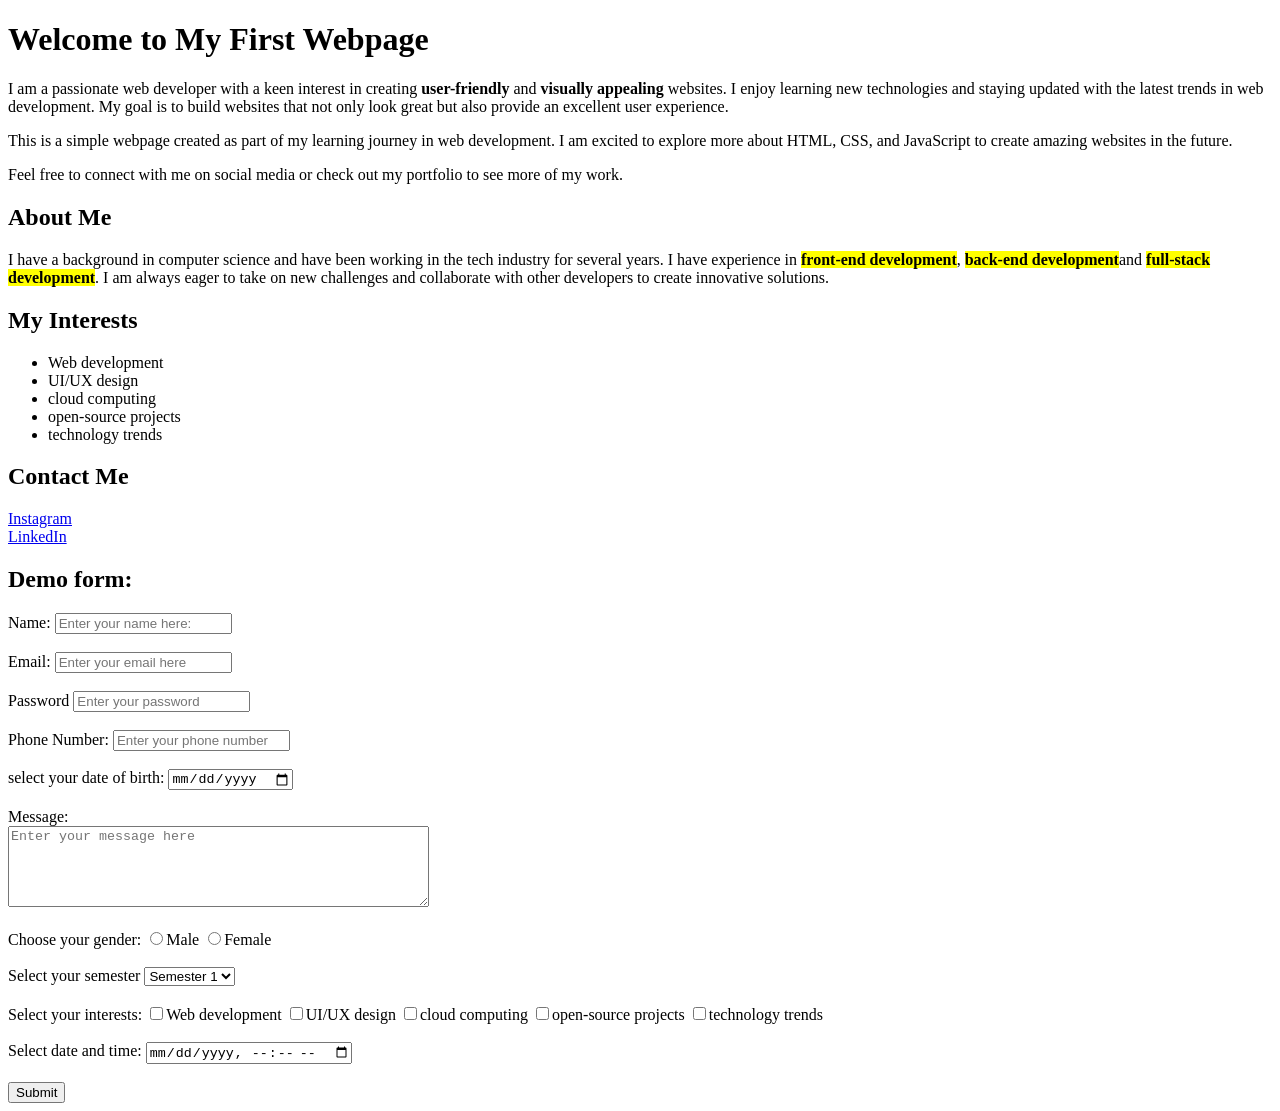
<file: day-01-html/index.html>
<!DOCTYPE html>
<html lang="en">

<head>
    <meta charset="UTF-8">
    <meta name="viewport" content="width=device-width, initial-scale=1.0">
    <link rel="icon" href="IMAGES/professional-portfolio_12238047.png" type="image/x-icon">
    <title>My first webpage</title>
    
</head>

<body>
    <h1>Welcome to My First Webpage</h1>
    <p>I am a passionate web developer with a keen interest in creating <b>user-friendly</b> and <b>visually
            appealing</b> websites. I
        enjoy learning new technologies and staying updated with the latest trends in web development. My goal is to
        build websites that not only look great but also provide an excellent user experience.</p>
    <p>This is a simple webpage created as part of my learning journey in web development. I am excited to explore more
        about HTML, CSS, and JavaScript to create amazing websites in the future.</p>
    <p>Feel free to connect with me on social media or check out my portfolio to see more of my work.</p>
    <h2>About Me</h2>
    <p>I have a background in computer science and have been working in the tech industry for several years. I have
        experience in <b><mark>front-end development</mark></b>, <b><mark>back-end development</mark></b>and
        <b><mark>full-stack development</mark></b>. I am always eager to take
        on new challenges and collaborate with other developers to create innovative solutions.
    </p>
    <h2>My Interests</h2>
    <ul>
        <li>Web development</li>
        <li>UI/UX design</li>
        <li>cloud computing</li>
        <li>open-source projects</li>
        <li>technology trends</li>
    </ul>
    <h2>Contact Me</h2>
    <a href="https://www.instagram.com/vanshika_solanki05/">Instagram</a><br>
    <a href="https://www.linkedin.com/in/vanshika-solanki-13a22728a">LinkedIn</a><br>

    <h2>Demo form:</h2>
    <form>
        <label for="name">Name:</label>
        <input type="text" id="name" placeholder="Enter your name here:" required><br><br>
        <label for="email">Email:</label>
        <input type="email" id="email" placeholder="Enter your email here" required><br><br>
        <label for="password">Password</label>
        <input type="password" id="password" placeholder="Enter your password" required><br><br>
        <label for="phone">Phone Number:</label>
        <input type="tel" id="phone" placeholder="Enter your phone number" required><br><br>
        <label for="date">select your date of birth:</label>
        <input type="date" id="date" required><br><br>


        <label for="message">Message:</label><br>
        <textarea id="message" rows="5" cols="50" placeholder="Enter your message here"></textarea><br><br>
        <label for="gender">Choose your gender:</label>
        <label><input type="radio" id="male" name="gender">Male</label>
        <label><input type="radio" id="female" name="gender">Female</label><br><br>

        <label for="semester">Select your semester</label>
        <select id="semester" name="semester" title="Select your semester">
            <option value="sem1">Semester 1</option>
            <option value="sem2">Semester 2</option>
            <option value="sem3">Semester 3</option>
            <option value="sem4">Semester 4</option>
            <option value="sem5">Semester 5</option>
            <option value="sem6">Semester 6</option>
        </select><br><br>
        <label for="Interests">Select your interests:</label>

        <label><input type="checkbox" name="interests" value="webdev" title="Web development">Web development</label>
        <label><input type="checkbox" name="interests" value="uiux" title="UI/UX design">UI/UX design</label>
        <label><input type="checkbox" name="interests" value="cloud" title="Cloud computing">cloud computing</label>
        <label><input type="checkbox" name="interests" value="opensource" title="Open-source projects">open-source
            projects</label>
        <label><input type="checkbox" name="interests" value="trends" title="Technology trends">technology
            trends</label><br><br>

        <label for="date-time">Select date and time:</label>
        <input type="datetime-local" id="date-time"><br><br>

        <input type="submit" value="Submit">



    </form>
    <!-- <p>Use the <code>print()</code> function in Python.</p> -->
    <!-- <h2>Footer</h2> -->

</body>

</html>
</file>
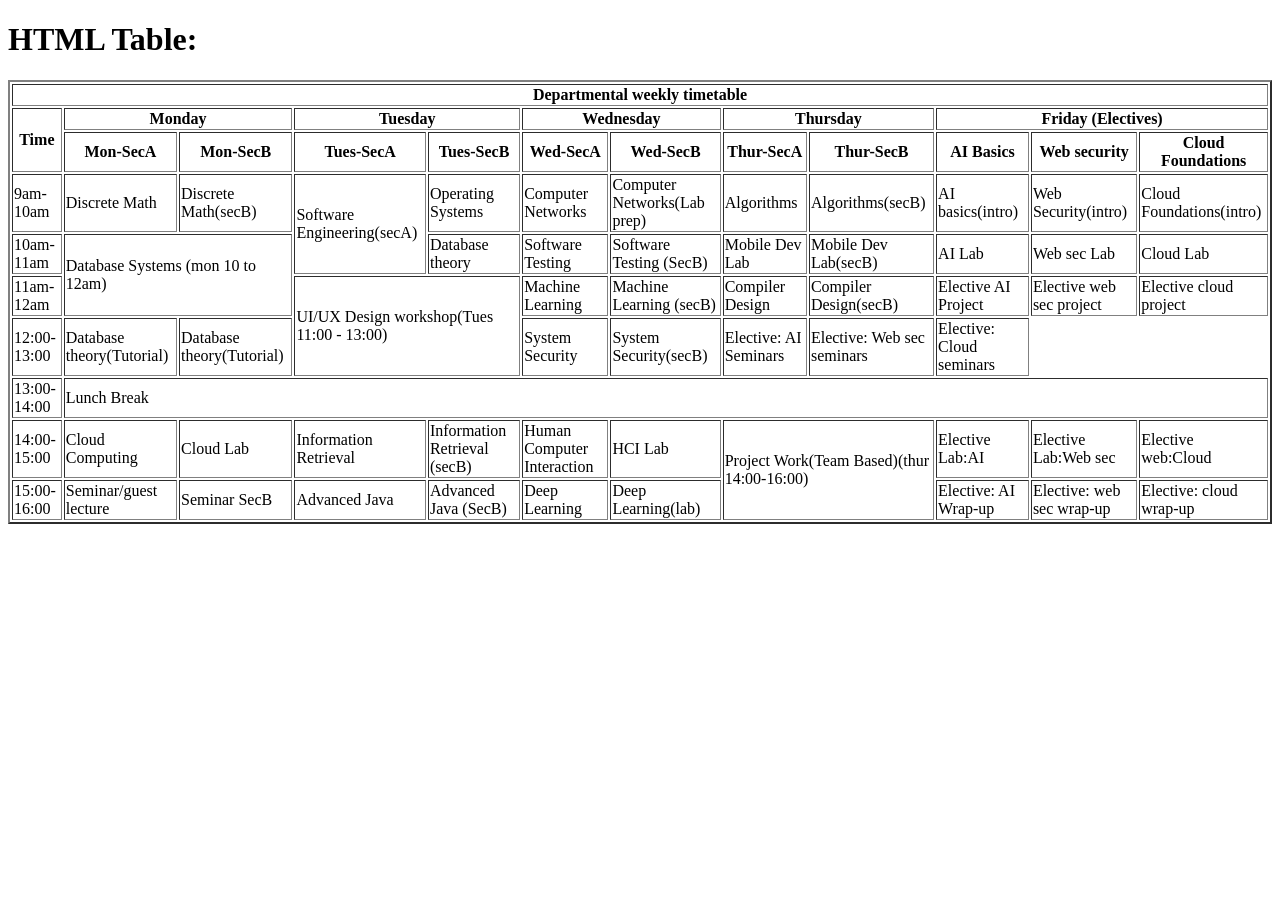
<file: day-02-html/index.html>
<!DOCTYPE html>
<html lang="en">
<head>
    <meta charset="UTF-8">
    <meta name="viewport" content="width=device-width, initial-scale=1.0">
    <title>Third web page</title>
</head>
<body>
<h1>HTML Table:</h1>
<table border="2">
<tr>
    <th colspan="12">Departmental weekly timetable</th>
</tr>
<tr>
    <th rowspan="2">Time</th>
    <th colspan="2">Monday</th>
    <th colspan="2">Tuesday</th>
    <th colspan="2">Wednesday</th>
    <th colspan="2">Thursday</th>
    <th colspan="3">Friday (Electives)</th>
</tr>
<tr>
    <th>Mon-SecA</th>
    <th>Mon-SecB</th>
    <th>Tues-SecA</th>
    <th>Tues-SecB</th>
    <th>Wed-SecA</th>
    <th>Wed-SecB</th>
    <th>Thur-SecA</th>
    <th>Thur-SecB</th>
    <th>AI Basics</th>
    <th>Web security</th>
    <th>Cloud Foundations</th>
    </tr>
<tr>
    <td>9am-10am</td>
    <td>Discrete Math</td>
    <td>Discrete Math(secB)</td>
    <td rowspan="2">Software Engineering(secA)</td>
    <td>Operating Systems</td>
    <td>Computer Networks</td>
    <td>Computer Networks(Lab prep)</td>
    <td>Algorithms</td>
    <td>Algorithms(secB)</td>
    <td>AI basics(intro)</td>
    <td>Web Security(intro)</td>
    <td>Cloud Foundations(intro)</td>
</tr>
<tr>
    <td>10am-11am</td>
    <td rowspan="2" colspan="2">Database Systems (mon 10 to 12am)</td>
    <td>Database theory</td>
    <td>Software Testing</td>
    <td>Software Testing (SecB)</td>
    <td>Mobile Dev Lab</td>
    <td>Mobile Dev Lab(secB)</td>
    <td>AI Lab</td>
    <td>Web sec Lab</td>
    <td>Cloud Lab</td>
</tr>
<tr>
    <td>11am-12am</td>
    <td rowspan="2" colspan="2">UI/UX Design workshop(Tues 11:00 - 13:00)</td>
    <td>Machine Learning</td>
    <td>Machine Learning (secB)</td>
    <td>Compiler Design</td>
    <td>Compiler Design(secB)</td>
    <td>Elective AI Project</td>
    <td>Elective web sec project</td>
    <td>Elective cloud project</td>
</tr>

<tr>
    <td>12:00-13:00</td>
    <td>Database theory(Tutorial)</td>
    <td>Database theory(Tutorial)</td>
    <td>System Security</td>
    <td>System Security(secB)</td>
    <td>Elective: AI Seminars </td>
    <td>Elective: Web sec seminars</td>
    <td>Elective: Cloud seminars</td>
</tr>
<tr>
    <td>13:00-14:00</td>
    <td colspan="12">Lunch Break</td>
</tr>
<tr>
    <td>14:00-15:00</td>
    <td>Cloud Computing</td>
    <td>Cloud Lab</td>
    <td>Information Retrieval</td>
    <td>Information Retrieval (secB)</td>
    <td>Human Computer Interaction</td>
    <td>HCI Lab</td>
    <td rowspan="2" colspan="2">Project Work(Team Based)(thur 14:00-16:00)</td>
    <td>Elective Lab:AI</td>
    <td>Elective Lab:Web sec</td>
    <td>Elective web:Cloud</td>
    </tr>
<tr>
    <td>15:00-16:00</td>
    <td>Seminar/guest lecture</td>
    <td>Seminar SecB</td>
    <td>Advanced Java</td>
    <td>Advanced Java (SecB)</td>
    <td>Deep Learning</td>
    <td>Deep Learning(lab)</td>
    <td>Elective: AI Wrap-up</td>
    <td>Elective: web sec wrap-up</td>
    <td>Elective: cloud wrap-up</td>
    </tr>

</table>
</body>
</html>
</file>
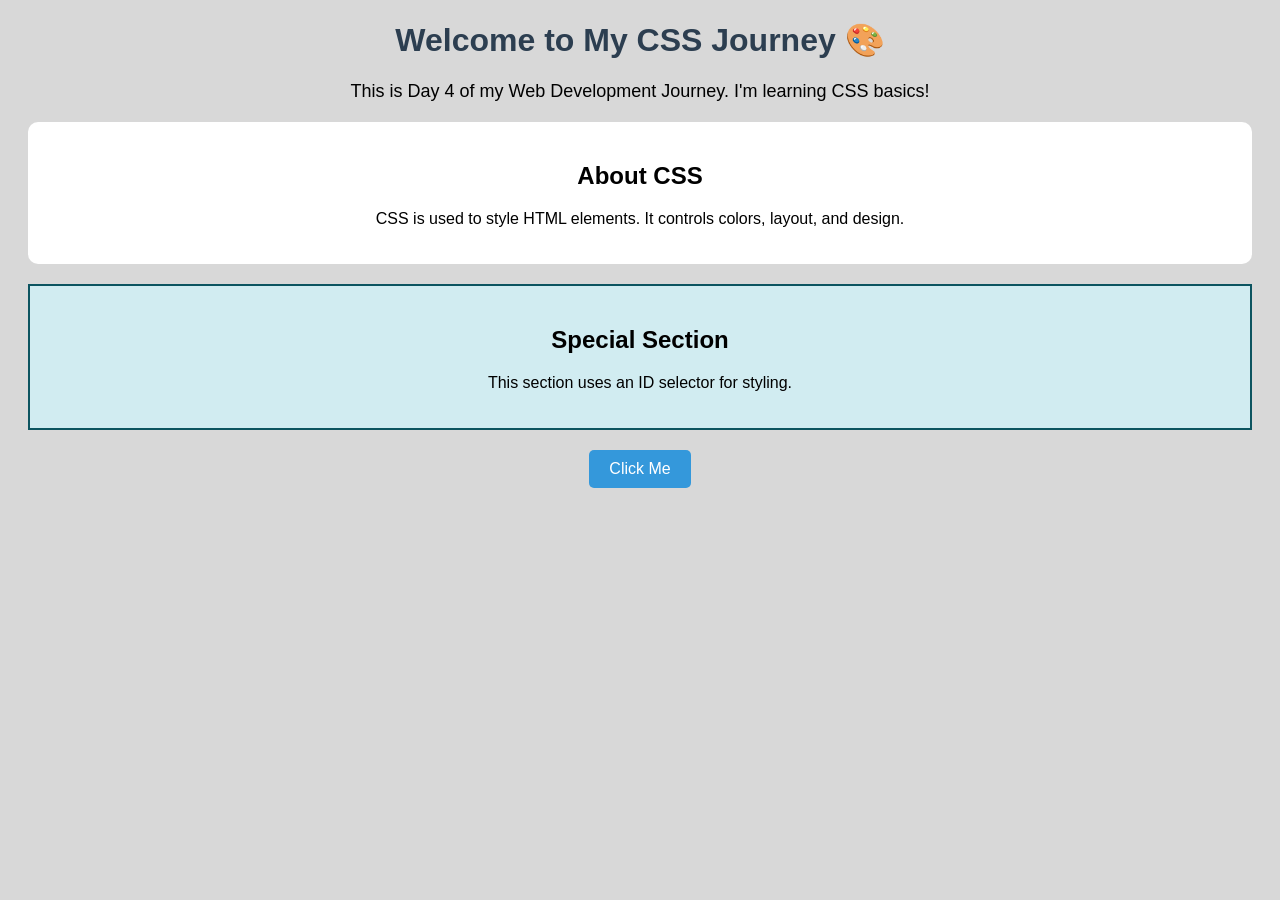
<file: day-04-CSS/index.html>
<!DOCTYPE html>
<html lang="en">
<head>
    <meta charset="UTF-8">
    <meta name="viewport" content="width=device-width, initial-scale=1.0">
    <title>Day 4 - CSS Basics</title>
    <link rel="stylesheet" href="style.css">
</head>
<body>

    <h1>Welcome to My CSS Journey 🎨</h1>

    <p class="intro">
        This is Day 4 of my Web Development Journey. I'm learning CSS basics!
    </p>

    <div class="box">
        <h2>About CSS</h2>
        <p>
            CSS is used to style HTML elements. It controls colors, layout, and design.
        </p>
    </div>

    <div id="special">
        <h2>Special Section</h2>
        <p>This section uses an ID selector for styling.</p>
    </div>

    <button>Click Me</button>

</body>
</html>
</file>
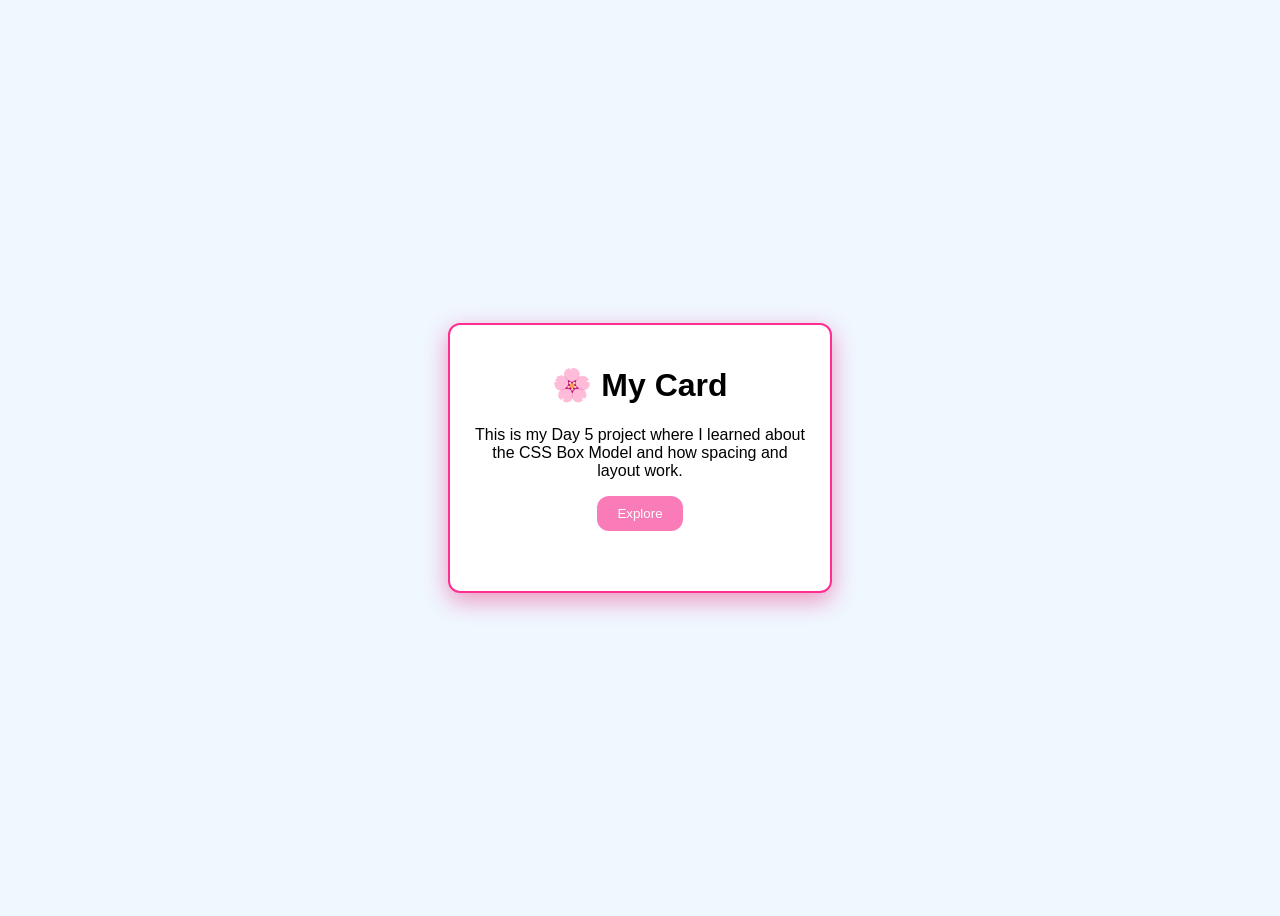
<file: day-05-CSS/index.html>
<!DOCTYPE html>
<html lang="en">
<head>
    <meta charset="UTF-8">
    <meta name="viewport" content="width=device-width, initial-scale=1.0">
    <title>Day 5 - Box Model</title>
    <link rel="stylesheet" href="style.css">
</head>
<body>

    <div class="card">
        <h1>🌸 My Card</h1>
        <p>
            This is my Day 5 project where I learned about the CSS Box Model 
            and how spacing and layout work.
        </p>
        <button>Explore</button>
    </div>

</body>
</html>
</file>
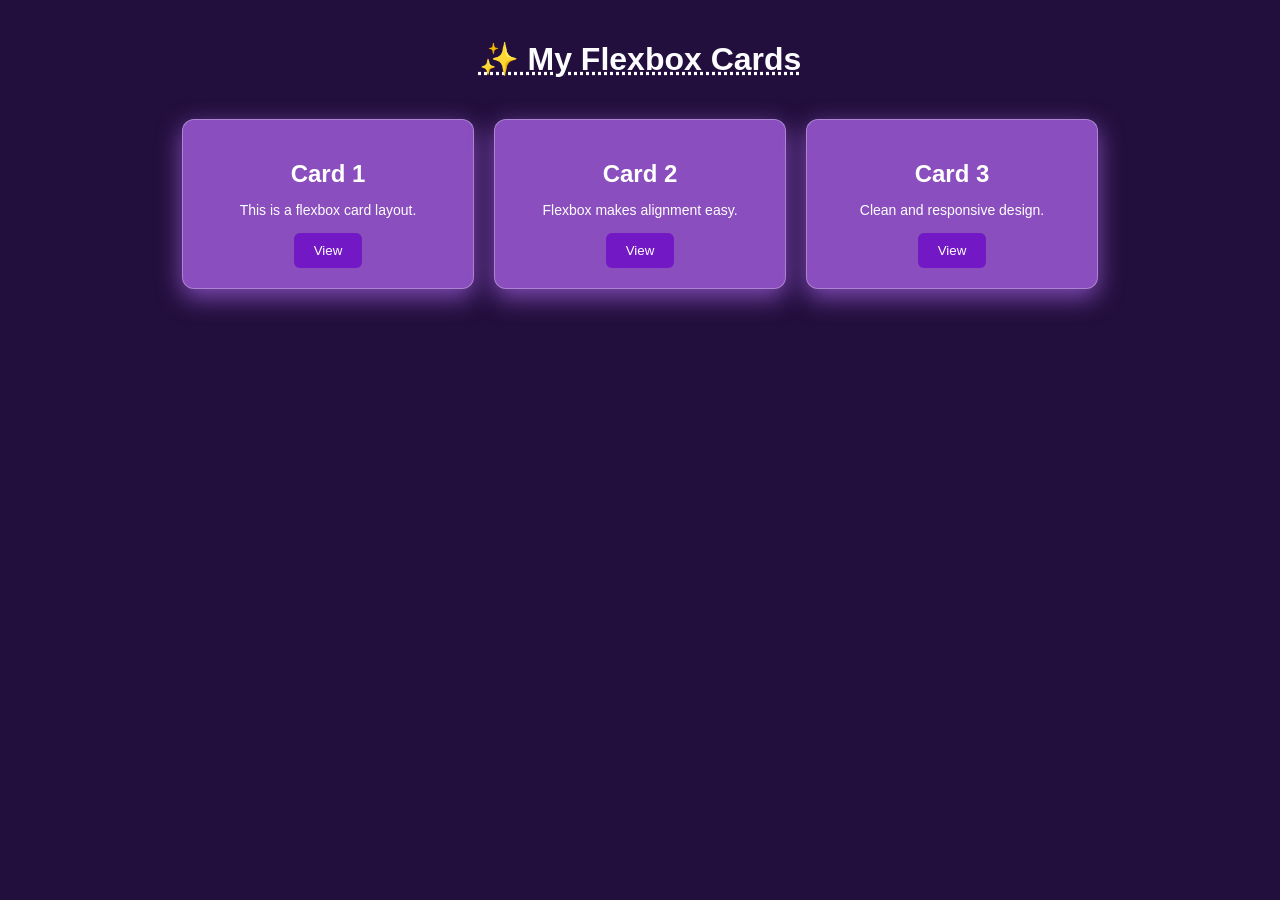
<file: day-06-CSS/index.html>
<!DOCTYPE html>
<html lang="en">
<head>
    <meta charset="UTF-8">
    <meta name="viewport" content="width=device-width, initial-scale=1.0">
    <title>Day 6 - Flexbox</title>
    <link rel="stylesheet" href="style.css">
</head>
<body>

    <h1>✨ My Flexbox Cards</h1>

    <div class="container">

        <div class="card">
            <h2>Card 1</h2>
            <p>This is a flexbox card layout.</p>
            <button>View</button>
        </div>

        <div class="card">
            <h2>Card 2</h2>
            <p>Flexbox makes alignment easy.</p>
            <button>View</button>
        </div>

        <div class="card">
            <h2>Card 3</h2>
            <p>Clean and responsive design.</p>
            <button>View</button>
        </div>

    </div>

</body>
</html>
</file>
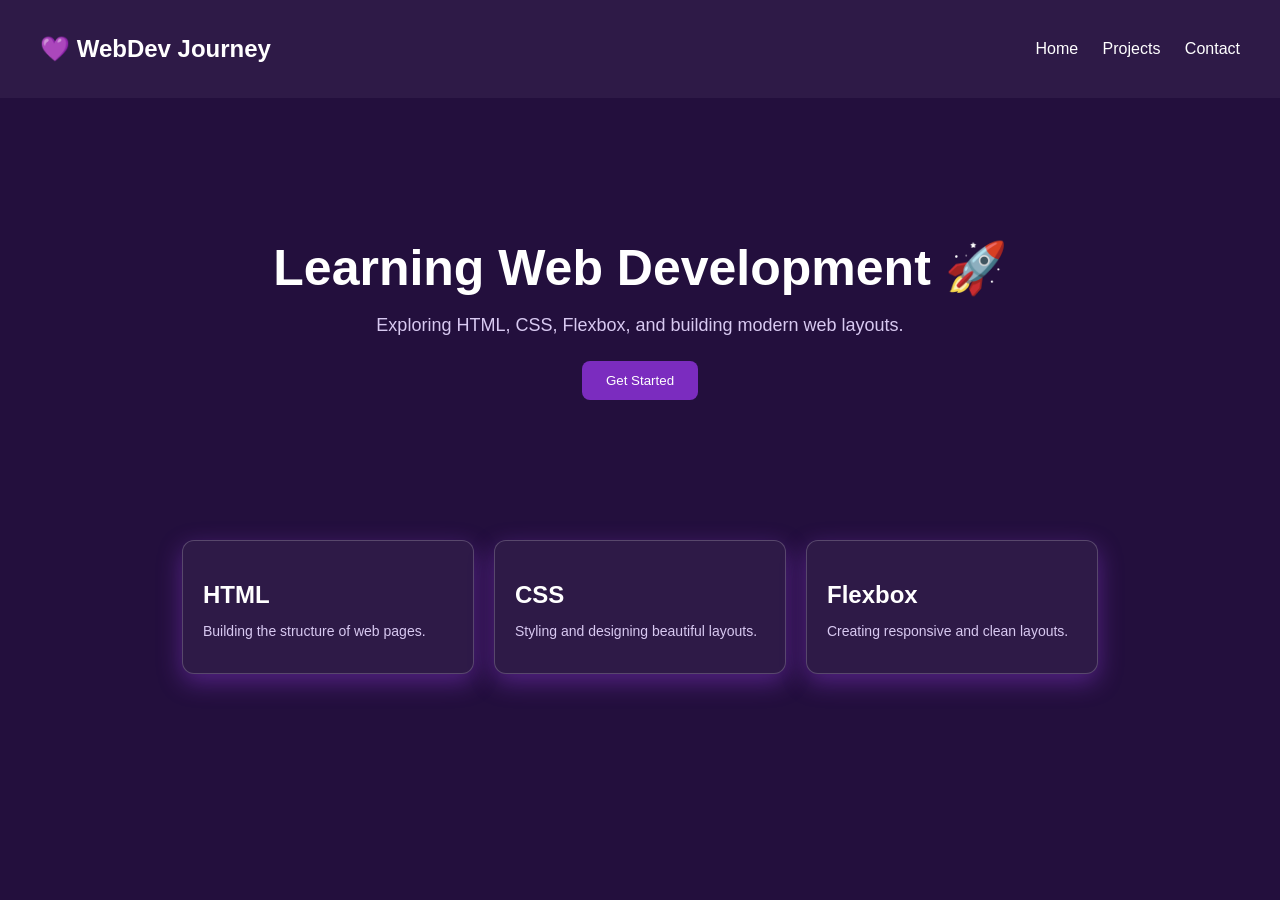
<file: day-07-CSS/index.html>
<!DOCTYPE html>
<html lang="en">
<head>
    <meta charset="UTF-8">
    <meta name="viewport" content="width=device-width, initial-scale=1.0">
    <title>Day 7 - Navbar Landing Page</title>
    <link rel="stylesheet" href="style.css">
</head>
<body>

    <!-- NAVBAR -->
    <nav>
        <h2 class="logo">💜 WebDev Journey</h2>

        <div class="nav-links">
            <a href="#">Home</a>
            <a href="#">Projects</a>
            <a href="#">Contact</a>
        </div>
    </nav>

    <!-- HERO SECTION -->
    <section class="hero">

        <h1>Learning Web Development 🚀</h1>

        <p>
            Exploring HTML, CSS, Flexbox, and building modern web layouts.
        </p>

        <button>Get Started</button>

    </section>

    <!-- CARDS SECTION -->
    <section class="cards">

        <div class="card">
            <h2>HTML</h2>
            <p>Building the structure of web pages.</p>
        </div>

        <div class="card">
            <h2>CSS</h2>
            <p>Styling and designing beautiful layouts.</p>
        </div>

        <div class="card">
            <h2>Flexbox</h2>
            <p>Creating responsive and clean layouts.</p>
        </div>

    </section>

</body>
</html>
</file>
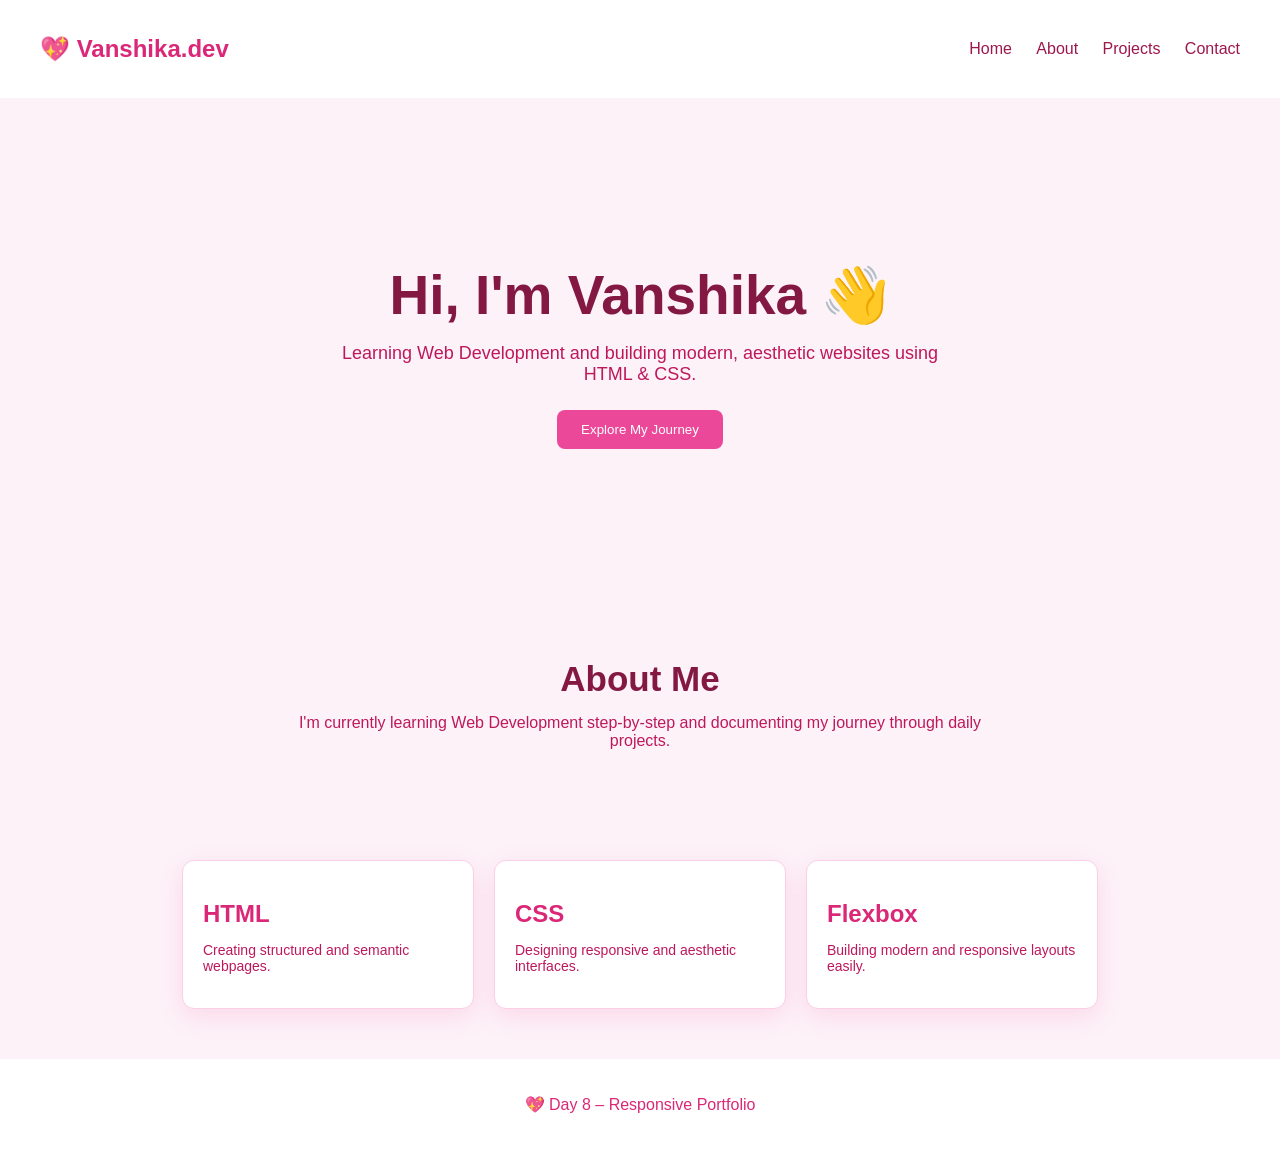
<file: day-08-CSS/index.html>
<!DOCTYPE html>
<html lang="en">

<head>
    <meta charset="UTF-8">
    <meta name="viewport" content="width=device-width, initial-scale=1.0">
    <title>Day 8 - Responsive Portfolio</title>
    <link rel="stylesheet" href="style.css">
</head>

<body>

    <!-- NAVBAR -->
    <nav>
        <h2 class="logo">💖 Vanshika.dev</h2>

        <div class="nav-links">
            <a href="#">Home</a>
            <a href="#">About</a>
            <a href="#">Projects</a>
            <a href="#">Contact</a>
        </div>
    </nav>

    <!-- HERO SECTION -->
    <section class="hero">

        <div class="hero-text">
            <h1>Hi, I'm Vanshika 👋</h1>

            <p>
                Learning Web Development and building modern,
                aesthetic websites using HTML & CSS.
            </p>

            <button>Explore My Journey</button>
        </div>

    </section>

    <!-- ABOUT SECTION -->
    <section class="about">

        <h2>About Me</h2>

        <p>
            I'm currently learning Web Development step-by-step and
            documenting my journey through daily projects.
        </p>

    </section>

    <!-- SKILLS / CARDS -->
    <section class="cards">

        <div class="card">
            <h2>HTML</h2>
            <p>Creating structured and semantic webpages.</p>
        </div>

        <div class="card">
            <h2>CSS</h2>
            <p>Designing responsive and aesthetic interfaces.</p>
        </div>

        <div class="card">
            <h2>Flexbox</h2>
            <p>Building modern and responsive layouts easily.</p>
        </div>

    </section>

    <!-- FOOTER -->
    <footer>
        <p>💖 Day 8 – Responsive Portfolio</p>
    </footer>

</body>

</html>
</file>
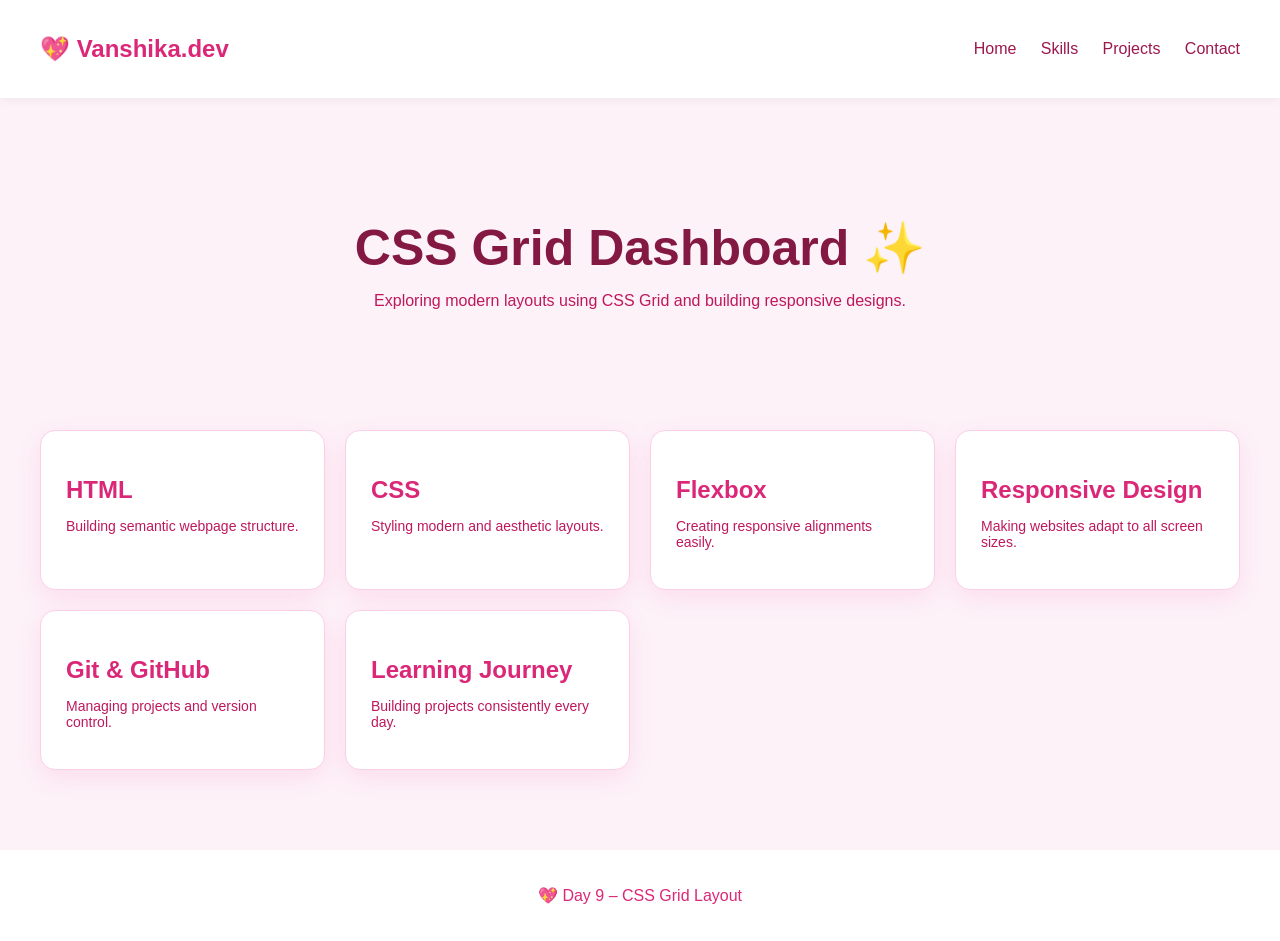
<file: day-09-CSS/index.html>
<!DOCTYPE html>
<html lang="en">

<head>
    <meta charset="UTF-8">
    <meta name="viewport" content="width=device-width, initial-scale=1.0">
    <title>Day 9 - CSS Grid Layout</title>
    <link rel="stylesheet" href="style.css">
</head>

<body>

    <!-- NAVBAR -->
    <nav>
        <h2 class="logo">💖 Vanshika.dev</h2>

        <div class="nav-links">
            <a href="#">Home</a>
            <a href="#">Skills</a>
            <a href="#">Projects</a>
            <a href="#">Contact</a>
        </div>
    </nav>

    <!-- HERO SECTION -->
    <section class="hero">

        <h1>CSS Grid Dashboard ✨</h1>

        <p>
            Exploring modern layouts using CSS Grid and building responsive designs.
        </p>

    </section>

    <!-- GRID SECTION -->
    <section class="grid-container">

        <div class="card">
            <h2>HTML</h2>
            <p>Building semantic webpage structure.</p>
        </div>

        <div class="card">
            <h2>CSS</h2>
            <p>Styling modern and aesthetic layouts.</p>
        </div>

        <div class="card">
            <h2>Flexbox</h2>
            <p>Creating responsive alignments easily.</p>
        </div>

        <div class="card">
            <h2>Responsive Design</h2>
            <p>Making websites adapt to all screen sizes.</p>
        </div>

        <div class="card">
            <h2>Git & GitHub</h2>
            <p>Managing projects and version control.</p>
        </div>

        <div class="card">
            <h2>Learning Journey</h2>
            <p>Building projects consistently every day.</p>
        </div>

    </section>

    <!-- FOOTER -->
    <footer>
        <p>💖 Day 9 – CSS Grid Layout</p>
    </footer>

</body>

</html>
</file>
<file: day-04-CSS/style.css>
/* Element Selector */
body {
    background-color: #d8d8d8;
    font-family: Arial, sans-serif;
    text-align: center;
}

/* Element Selector */
h1 {
    color: #2c3e50;
}

/* Class Selector */
.intro {
    color: #000000;
    font-size: 18px;
}

/* Class Selector */
.box {
    background-color: white;
    margin: 20px;
    padding: 20px;
    border-radius: 10px;
}

/* ID Selector */
#special {
    background-color: #d1ecf1;
    padding: 20px;
    margin: 20px;
    border: 2px solid #0c5460;
}

/* Button Styling */
button {
    background-color: #3498db;
    color: white;
    border: none;
    padding: 10px 20px;
    font-size: 16px;
    border-radius: 5px;
    cursor: pointer;
}

/* Hover Effect */
button:hover {
    background-color: #2980b9;
}
</file>
<file: day-05-CSS/style.css>
body {
    background-color: aliceblue;
    font-family: Arial, Helvetica, sans-serif;
    display: flex;
    justify-content: center;
    align-items: center;
    height: 100vh;
}

.card {
    background-color: white;
    height: 30vh;
    width: 30vw;
    margin: 20px;
    padding: 20px;
    box-shadow: 0 8px 25px rgba(235, 133, 182, 0.863);
    box-sizing: border-box;
    text-align: center;
    border: #ff2e93 solid 2px;
    border-radius: 12px;
}

.card h2 {

    color: #333;
    text-align: center;
}

button:hover {
    background-color: #ff2e93;
}

button {
    background-color: #f97bb8;
    color: white;
    border: none;
    padding: 10px 20px;
    cursor: pointer;
    border-radius: 12px;
}
</file>
<file: day-06-CSS/style.css>
body {
    margin: 0;
    padding: 0;
    background-color: #230f3d;
    color: white;
    font-family: Arial, Helvetica, sans-serif;
    text-align: center;
}

h1 {
    margin-top: 40px;
    color: #fdfcff;
    text-decoration: #ffffff dotted underline;
}

/* FLEXBOX CONTAINER */
.container {
    display: flex;
    justify-content: center;
    align-items: center;
    gap: 20px;
    flex-wrap: wrap;
    padding: 20px;
}

/* CARD */
.card {
    background-color: rgb(138, 78, 190);
    width: 250px;
    padding: 20px;
    border: 1px solid rgba(255, 255, 255, 0.3);
    border-radius: 12px;
    box-shadow: 0 8px 25px rgba(188, 111, 255, 0.621);
}

/* TEXT */
.card h2 {
    color: #ffffff;
    margin-bottom: 10px;
}

.card p {
    color: #ffffff;
    font-size: 14px;
    margin-bottom: 15px;
}

/* BUTTON */
button {
    background-color: #7219c5;
    color: white;
    border: none;
    padding: 10px 20px;
    cursor: pointer;
    border-radius: 6px;
}

button:hover {
   
    background-color: #5a0ea8;

}
</file>
<file: day-07-CSS/style.css>
/* BODY */
body {
    margin: 0;
    padding: 0;
    background-color: #230f3d;
    color: white;
    font-family: Arial, Helvetica, sans-serif;
}

/* NAVBAR */
nav {
    display: flex;
    justify-content: space-between;
    align-items: center;

    padding: 15px 40px;
    background-color: #2e1a47;

    position: sticky;
    top: 0;
}

/* LOGO */
.logo {
    color: #ffffff;
}

/* NAV LINKS */
.nav-links a {
    color: white;
    text-decoration: none;
    margin-left: 20px;
    transition: 0.3s;
}

.nav-links a:hover {
    color: #c77dff;
}

/* HERO SECTION */
.hero {
    text-align: center;
    padding: 100px 20px;
}

.hero h1 {
    font-size: 50px;
    margin-bottom: 15px;
}

.hero p {
    font-size: 18px;
    color: #d8c9f1;
    margin-bottom: 25px;
}

/* BUTTON */
button {
    background-color: #7b2cbf;
    color: white;
    border: none;
    padding: 12px 24px;
    border-radius: 8px;
    cursor: pointer;
    transition: 0.3s;
}

button:hover {
    background-color: #9d4edd;
}

/* CARDS SECTION */
.cards {
    display: flex;
    justify-content: center;
    gap: 20px;
    flex-wrap: wrap;

    padding: 40px 20px;
}

/* CARD */
.card {
    background-color: #2e1a47;
    width: 250px;

    padding: 20px;
    border-radius: 12px;

    border: 1px solid rgba(255, 255, 255, 0.2);

    box-shadow: 0 8px 25px rgba(155, 63, 234, 0.4);

    transition: 0.3s;
}

/* CARD HOVER */
/*.card:hover {
    transform: translateY(-6px);
}*/

/* CARD TEXT */
.card h2 {
    color: #ffffff;
    margin-bottom: 10px;
}

.card p {
    color: #d8c9f1;
    font-size: 14px;
}
</file>
<file: day-08-CSS/style.css>
/* BODY */
body {
    margin: 0;
    padding: 0;
    background-color: #fdf2f8;
    color: #831843;
    font-family: Arial, Helvetica, sans-serif;
}

/* NAVBAR */
nav {
    display: flex;
    justify-content: space-between;
    align-items: center;

    padding: 15px 40px;
    background-color: #ffffff;

    position: sticky;
    top: 0;
}

/* LOGO */
.logo {
    color: #db2777;
}

/* NAV LINKS */
.nav-links a {
    color: #9d174d;
    text-decoration: none;
    margin-left: 20px;
    transition: 0.3s;
}

.nav-links a:hover {
    color: #ef439c;
}

/* HERO SECTION */
.hero {
    text-align: center;
    padding: 120px 20px;
}

.hero h1 {
    font-size: 55px;
    margin-bottom: 15px;
}

.hero p {
    font-size: 18px;
    color: #be185d;
    max-width: 600px;
    margin: auto;
    margin-bottom: 25px;
}

/* BUTTON */
button {
    background-color: #ec4899;
    color: white;
    border: none;
    padding: 12px 24px;
    border-radius: 8px;
    cursor: pointer;
    transition: 0.3s;
}

button:hover {
    background-color: #db2777;
    transform: scale(1.05);
}

/* ABOUT SECTION */
.about {
    text-align: center;
    padding: 60px 20px;
}

.about h2 {
    font-size: 35px;
    margin-bottom: 15px;
}

.about p {
    color: #be185d;
    max-width: 700px;
    margin: auto;
}

/* CARDS SECTION */
.cards {
    display: flex;
    justify-content: center;
    gap: 20px;
    flex-wrap: wrap;

    padding: 50px 20px;
}

/* CARD */
.card {
    background-color: #ffffff;

    width: 250px;
    padding: 20px;

    border-radius: 12px;

    border: 1px solid #fbcfe8;

    box-shadow: 0 8px 25px rgba(236, 72, 153, 0.15);

    transition: 0.3s;
}

/* CARD HOVER */
.card:hover {
    transform: translateY(-8px);
    box-shadow: 0 12px 30px rgba(236, 72, 153, 0.2);
}

/* CARD TEXT */
.card h2 {
    color: #db2777;
    margin-bottom: 10px;
}

.card p {
    color: #be185d;
    font-size: 14px;
}

/* FOOTER */
footer {
    text-align: center;
    padding: 20px;
    background-color: #ffffff;
    color: #db2777;
}

/* RESPONSIVE DESIGN */
@media (max-width: 768px) {

    nav {
        flex-direction: column;
        gap: 10px;
    }

    .hero h1 {
        font-size: 38px;
    }

    .hero p {
        font-size: 16px;
    }

    .cards {
        flex-direction: column;
        align-items: center;
    }

}
</file>
<file: day-09-CSS/style.css>
/* BODY */
body {
    margin: 0;
    padding: 0;
    background-color: #fdf2f8;
    color: #831843;
    font-family: Arial, Helvetica, sans-serif;
}

/* NAVBAR */
nav {
    display: flex;
    justify-content: space-between;
    align-items: center;

    padding: 15px 40px;
    background-color: #ffffff;

    position: sticky;
    top: 0;

    box-shadow: 0 2px 10px rgba(0, 0, 0, 0.05);
}

/* LOGO */
.logo {
    color: #db2777;
}

/* NAV LINKS */
.nav-links a {
    color: #9d174d;
    text-decoration: none;
    margin-left: 20px;
    transition: 0.3s;
}

.nav-links a:hover {
    color: #ef439c;
}

/* HERO */
.hero {
    text-align: center;
    padding: 80px 20px;
}

.hero h1 {
    font-size: 50px;
    margin-bottom: 15px;
}

.hero p {
    color: #be185d;
    max-width: 600px;
    margin: auto;
}

/* GRID CONTAINER */
.grid-container {
    display: grid;

    grid-template-columns: repeat(auto-fit, minmax(250px, 1fr));

    gap: 20px;

    padding: 40px;
}

/* CARD */
.card {
    background-color: white;

    padding: 25px;

    border-radius: 15px;

    border: 1px solid #fbcfe8;

    box-shadow: 0 8px 25px rgba(236, 72, 153, 0.12);

    transition: 0.3s;
}

/* CARD HOVER */
.card:hover {
    transform: translateY(-8px);

    box-shadow: 0 12px 30px rgba(236, 72, 153, 0.2);
}

/* CARD TEXT */
.card h2 {
    color: #db2777;
    margin-bottom: 10px;
}

.card p {
    color: #be185d;
    font-size: 14px;
}

/* FOOTER */
footer {
    text-align: center;
    padding: 20px;
    background-color: white;
    color: #db2777;
    margin-top: 40px;
}

/* RESPONSIVE */
@media (max-width: 768px) {

    nav {
        flex-direction: column;
        gap: 10px;
    }

    .nav-links {
        display: flex;
        gap: 15px;
    }

    .hero h1 {
        font-size: 36px;
    }

    .grid-container {
        padding: 20px;
    }

}
</file>
